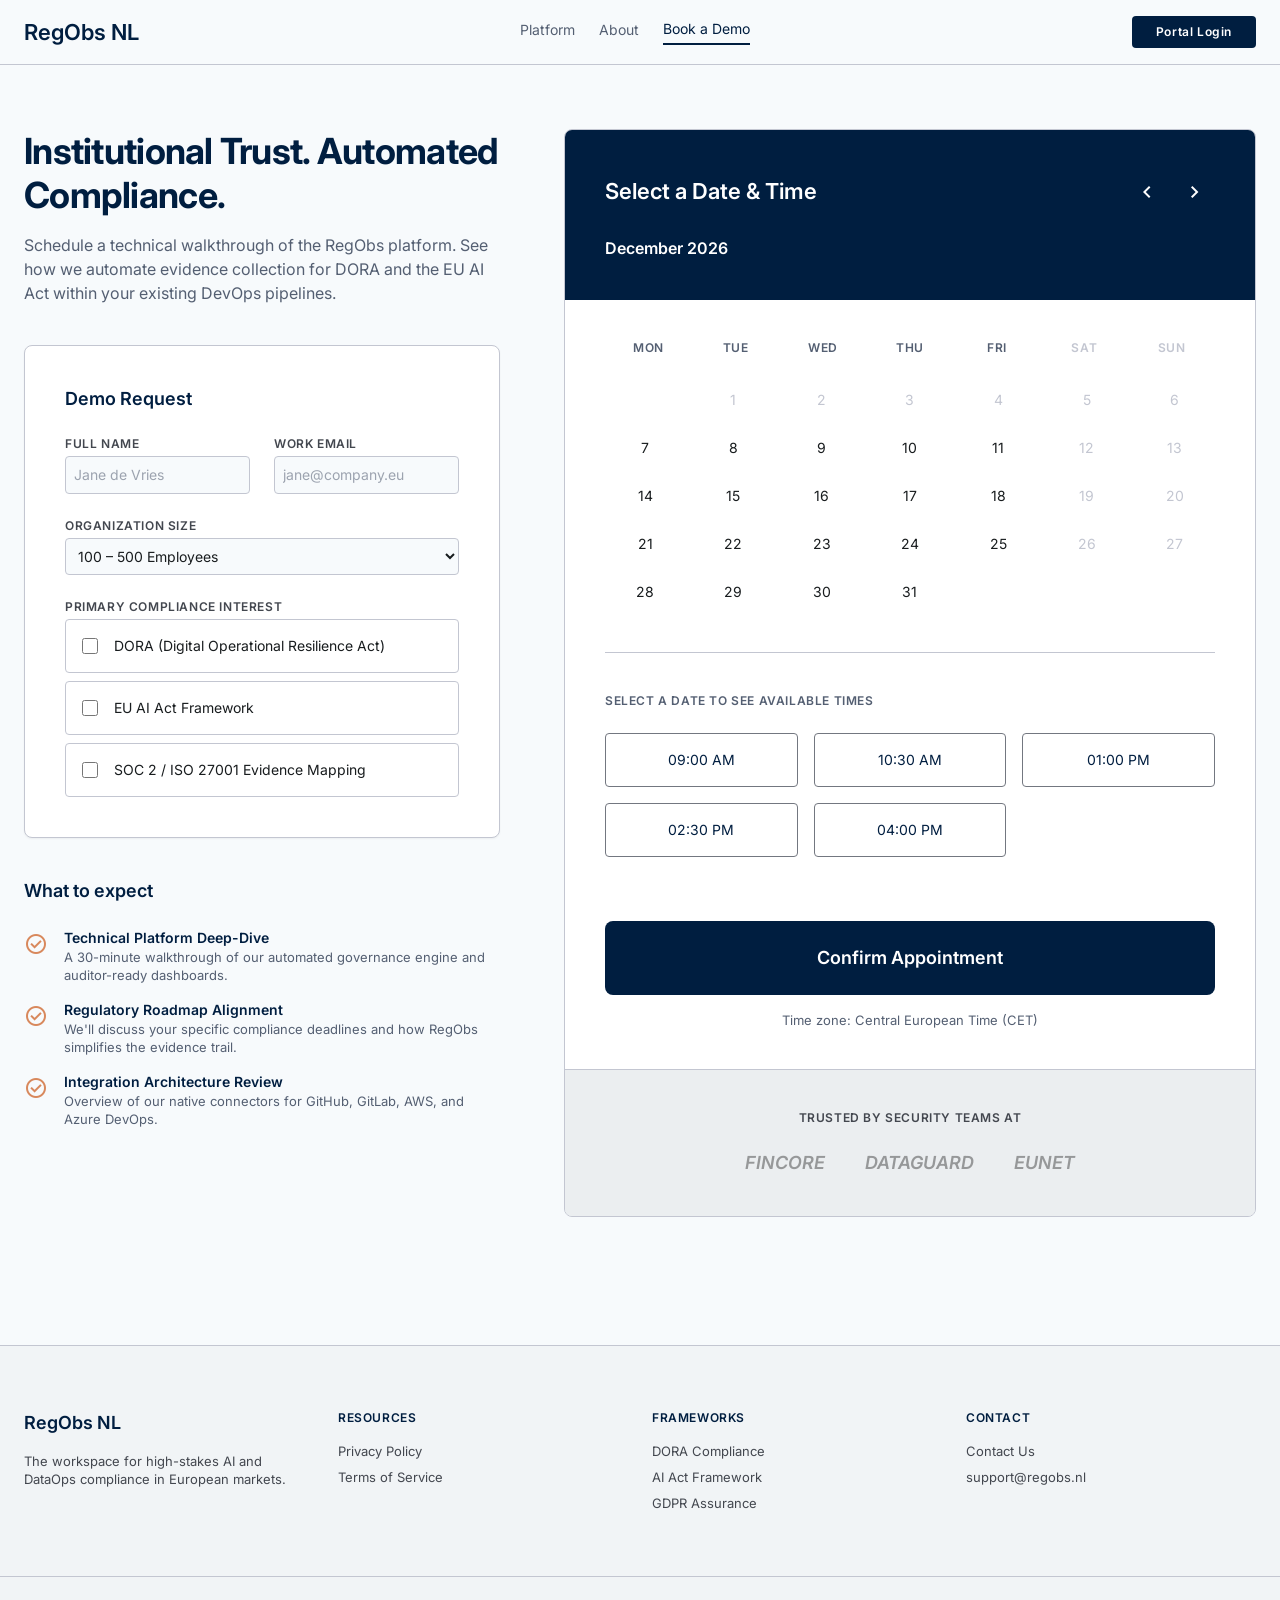
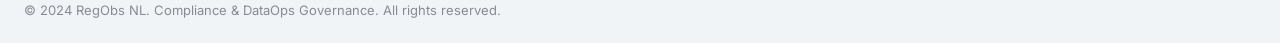
<file: demo.html>
<!DOCTYPE html>
<html lang="en">
<head>
  <meta charset="UTF-8" />
  <meta name="viewport" content="width=device-width, initial-scale=1.0" />
  <meta name="description" content="Book a technical demo of the RegObs NL compliance platform. Schedule a walkthrough of automated DORA and EU AI Act evidence collection." />
  <title>Book a Demo – RegObs NL</title>
  <link rel="icon" type="image/png" href="/logo.png" />
  <script type="module" crossorigin src="/assets/demo-C8WB-gw0.js"></script>
  <link rel="modulepreload" crossorigin href="/assets/main-BaqBpeVd.js">
  <link rel="modulepreload" crossorigin href="/assets/forms-DpJ8asgC.js">
  <link rel="stylesheet" crossorigin href="/assets/main-Bbko1ac9.css">
</head>
<body class="bg-background text-on-surface antialiased">

  <!-- ── Header ─────────────────────────────────────────────────────────────── -->
  <header class="bg-surface sticky top-0 z-50 border-b border-outline-variant">
    <div class="flex justify-between items-center h-16 px-md max-w-[1440px] mx-auto w-full">

      <a href="index.html" class="text-headline-md font-semibold text-primary">RegObs NL</a>

      <!-- Desktop nav – "Book a Demo" is active on this page -->
      <nav class="hidden md:flex items-center gap-md">
        <a data-nav href="index.html"   class="text-body-md text-secondary hover:text-primary transition-colors pb-1">Platform</a>
        <a data-nav href="about.html"   class="text-body-md text-secondary hover:text-primary transition-colors pb-1">About</a>
        <a data-nav href="demo.html"    class="text-body-md text-primary border-b-2 border-primary pb-1">Book a Demo</a>
      </nav>

      <div class="flex items-center gap-md">
        <button class="bg-primary text-on-primary px-md py-xs rounded-lg text-label-md hover:opacity-90 transition-opacity">
          Portal Login
        </button>
        <button id="hamburger" aria-label="Toggle menu" aria-expanded="false"
          class="md:hidden flex items-center p-xs rounded hover:bg-surface-container transition-colors">
          <span class="icon-open"><span class="material-symbols-outlined">menu</span></span>
          <span class="icon-close hidden"><span class="material-symbols-outlined">close</span></span>
        </button>
      </div>
    </div>

    <!-- Mobile menu -->
    <div id="mobile-menu" class="md:hidden border-t border-outline-variant bg-surface">
      <nav class="flex flex-col px-md py-sm gap-xs">
        <a href="index.html"   class="text-body-md text-on-surface py-xs hover:text-primary transition-colors">Platform</a>
        <a href="about.html"   class="text-body-md text-on-surface py-xs hover:text-primary transition-colors">About</a>
        <a href="contact.html" class="text-body-md text-on-surface py-xs hover:text-primary transition-colors">Contact</a>
        <a href="demo.html"    class="mt-xs bg-primary text-on-primary text-center px-md py-xs rounded text-label-md hover:opacity-90 transition-opacity">Book a Demo</a>
      </nav>
    </div>
  </header>

  <main class="max-w-[1440px] mx-auto px-md py-xl">
    <div class="grid grid-cols-1 lg:grid-cols-12 gap-xl">

      <!-- ── Left column ──────────────────────────────────────────────────────── -->
      <div class="lg:col-span-5 space-y-lg">

        <section class="reveal">
          <h1 class="text-display-lg font-display-lg text-primary mb-sm">Institutional Trust. Automated Compliance.</h1>
          <p class="text-body-lg text-secondary max-w-lg">
            Schedule a technical walkthrough of the RegObs platform. See how we automate evidence collection for DORA and the EU AI Act within your existing DevOps pipelines.
          </p>
        </section>

        <!-- Demo request form -->
        <div class="bg-surface-container-lowest border border-outline-variant p-lg rounded-xl shadow-sm reveal">
          <h2 class="text-headline-sm font-headline-sm text-primary mb-md">Demo Request</h2>
          <form id="demo-form" class="space-y-md" novalidate>
            <div class="grid grid-cols-2 gap-md">
              <div class="space-y-base">
                <label for="demo-name" class="text-label-md text-on-surface-variant block">FULL NAME</label>
                <input id="demo-name" type="text" autocomplete="name"
                  class="w-full bg-surface border border-outline-variant rounded-lg px-xs py-xs text-body-md focus:ring-2 focus:ring-primary focus:border-primary outline-none transition-all"
                  placeholder="Jane de Vries" />
              </div>
              <div class="space-y-base">
                <label for="demo-email" class="text-label-md text-on-surface-variant block">WORK EMAIL</label>
                <input id="demo-email" type="email" autocomplete="email"
                  class="w-full bg-surface border border-outline-variant rounded-lg px-xs py-xs text-body-md focus:ring-2 focus:ring-primary focus:border-primary outline-none transition-all"
                  placeholder="jane@company.eu" />
              </div>
            </div>

            <div class="space-y-base">
              <label for="demo-org-size" class="text-label-md text-on-surface-variant block">ORGANIZATION SIZE</label>
              <select id="demo-org-size"
                class="w-full bg-surface border border-outline-variant rounded-lg px-xs py-xs text-body-md focus:ring-2 focus:ring-primary focus:border-primary outline-none transition-all">
                <option>100 – 500 Employees</option>
                <option>501 – 2,500 Employees</option>
                <option>2,501 – 10,000 Employees</option>
                <option>10,000+ Employees (Global Enterprise)</option>
              </select>
            </div>

            <div class="space-y-base">
              <label class="text-label-md text-on-surface-variant block">PRIMARY COMPLIANCE INTEREST</label>
              <div class="grid grid-cols-1 gap-xs mt-xs">
                <label class="flex items-center gap-sm p-sm border border-outline-variant rounded-lg cursor-pointer hover:bg-surface-container-low transition-colors">
                  <input type="checkbox" class="w-4 h-4 rounded border-2 border-outline text-primary focus:ring-primary accent-primary" />
                  <span class="text-body-md">DORA (Digital Operational Resilience Act)</span>
                </label>
                <label class="flex items-center gap-sm p-sm border border-outline-variant rounded-lg cursor-pointer hover:bg-surface-container-low transition-colors">
                  <input type="checkbox" class="w-4 h-4 rounded border-2 border-outline text-primary focus:ring-primary accent-primary" />
                  <span class="text-body-md">EU AI Act Framework</span>
                </label>
                <label class="flex items-center gap-sm p-sm border border-outline-variant rounded-lg cursor-pointer hover:bg-surface-container-low transition-colors">
                  <input type="checkbox" class="w-4 h-4 rounded border-2 border-outline text-primary focus:ring-primary accent-primary" />
                  <span class="text-body-md">SOC 2 / ISO 27001 Evidence Mapping</span>
                </label>
              </div>
            </div>
          </form>
        </div>

        <!-- What to expect -->
        <div class="space-y-md reveal">
          <h3 class="text-headline-sm font-headline-sm text-primary">What to expect</h3>
          <ul class="space-y-sm">
            <li class="flex gap-sm items-start">
              <span class="material-symbols-outlined text-on-tertiary-container mt-1">check_circle</span>
              <div>
                <p class="text-body-md font-semibold text-primary">Technical Platform Deep-Dive</p>
                <p class="text-body-sm text-secondary">A 30-minute walkthrough of our automated governance engine and auditor-ready dashboards.</p>
              </div>
            </li>
            <li class="flex gap-sm items-start">
              <span class="material-symbols-outlined text-on-tertiary-container mt-1">check_circle</span>
              <div>
                <p class="text-body-md font-semibold text-primary">Regulatory Roadmap Alignment</p>
                <p class="text-body-sm text-secondary">We'll discuss your specific compliance deadlines and how RegObs simplifies the evidence trail.</p>
              </div>
            </li>
            <li class="flex gap-sm items-start">
              <span class="material-symbols-outlined text-on-tertiary-container mt-1">check_circle</span>
              <div>
                <p class="text-body-md font-semibold text-primary">Integration Architecture Review</p>
                <p class="text-body-sm text-secondary">Overview of our native connectors for GitHub, GitLab, AWS, and Azure DevOps.</p>
              </div>
            </li>
          </ul>
        </div>

      </div>

      <!-- ── Right column: calendar ────────────────────────────────────────────── -->
      <div class="lg:col-span-7">
        <div id="calendar-card" class="bg-surface-container-low border border-outline-variant rounded-xl overflow-hidden sticky top-[80px] reveal">

          <!-- Calendar header -->
          <div class="bg-primary p-lg text-on-primary">
            <div class="flex justify-between items-center mb-md">
              <div class="text-headline-md font-headline-md">Select a Date &amp; Time</div>
              <div class="flex gap-xs">
                <button id="cal-prev" aria-label="Previous month"
                  class="p-xs hover:bg-primary-container rounded-lg transition-colors">
                  <span class="material-symbols-outlined">chevron_left</span>
                </button>
                <button id="cal-next" aria-label="Next month"
                  class="p-xs hover:bg-primary-container rounded-lg transition-colors">
                  <span class="material-symbols-outlined">chevron_right</span>
                </button>
              </div>
            </div>
            <div id="cal-month-label" class="text-body-lg font-semibold"></div>
          </div>

          <!-- Calendar grid -->
          <div class="p-lg bg-surface-container-lowest">
            <!-- Day-of-week header -->
            <div class="grid grid-cols-7 text-center text-label-md text-secondary mb-md">
              <div>MON</div><div>TUE</div><div>WED</div><div>THU</div><div>FRI</div>
              <div class="text-outline-variant">SAT</div><div class="text-outline-variant">SUN</div>
            </div>
            <!-- Day cells injected by calendar.js -->
            <div id="cal-grid" class="grid grid-cols-7 gap-xs mb-lg"></div>

            <!-- Time slots -->
            <div id="time-slots-section" class="space-y-md border-t border-outline-variant pt-lg">
              <h4 id="time-slots-label" class="text-label-md text-secondary uppercase tracking-wider">
                Select a date to see available times
              </h4>
              <div id="time-slots-container" class="grid grid-cols-2 sm:grid-cols-3 gap-sm"></div>
            </div>

            <!-- Confirm -->
            <div class="mt-xl">
              <button id="confirm-appointment"
                class="w-full bg-primary text-on-primary py-md rounded-xl text-headline-sm font-semibold hover:opacity-90 transition-opacity">
                Confirm Appointment
              </button>
              <p class="text-center text-body-sm text-secondary mt-sm">Time zone: Central European Time (CET)</p>
            </div>
          </div>

          <!-- Trust signals -->
          <div class="p-lg bg-surface-container border-t border-outline-variant">
            <div class="flex flex-col items-center gap-md">
              <p class="text-label-md text-on-surface-variant uppercase">Trusted by security teams at</p>
              <div class="flex flex-wrap justify-center gap-lg opacity-40 grayscale">
                <span class="text-headline-sm text-primary italic">FINCORE</span>
                <span class="text-headline-sm text-primary italic">DATAGUARD</span>
                <span class="text-headline-sm text-primary italic">EUNET</span>
              </div>
            </div>
          </div>

        </div>
      </div>

    </div>
  </main>

  <!-- ── Footer ─────────────────────────────────────────────────────────────── -->
  <footer class="bg-surface-container-low border-t border-outline-variant mt-xl">
    <div class="grid grid-cols-1 md:grid-cols-4 gap-md py-xl px-md max-w-[1440px] mx-auto w-full">
      <div class="space-y-sm">
        <div class="text-headline-sm font-semibold text-primary">RegObs NL</div>
        <p class="text-body-sm text-on-surface-variant">The workspace for high-stakes AI and DataOps compliance in European markets.</p>
      </div>
      <div class="space-y-xs">
        <p class="text-label-md text-primary mb-sm">RESOURCES</p>
        <a class="block text-body-sm text-on-surface-variant hover:text-primary transition-colors" href="privacy-policy.html">Privacy Policy</a>
        <a class="block text-body-sm text-on-surface-variant hover:text-primary transition-colors" href="#">Terms of Service</a>
      </div>
      <div class="space-y-xs">
        <p class="text-label-md text-primary mb-sm">FRAMEWORKS</p>
        <a class="block text-body-sm text-on-surface-variant hover:text-primary transition-colors" href="#">DORA Compliance</a>
        <a class="block text-body-sm text-on-surface-variant hover:text-primary transition-colors" href="#">AI Act Framework</a>
        <a class="block text-body-sm text-on-surface-variant hover:text-primary transition-colors" href="#">GDPR Assurance</a>
      </div>
      <div class="space-y-xs">
        <p class="text-label-md text-primary mb-sm">CONTACT</p>
        <a class="block text-body-sm text-on-surface-variant hover:text-primary transition-colors" href="contact.html">Contact Us</a>
        <p class="text-body-sm text-on-surface-variant">support@regobs.nl</p>
      </div>
    </div>
    <div class="max-w-[1440px] mx-auto px-md py-md border-t border-outline-variant">
      <p class="text-body-sm text-on-surface-variant text-center md:text-left opacity-60">© 2024 RegObs NL. Compliance &amp; DataOps Governance. All rights reserved.</p>
    </div>
  </footer>

</body>
</html>
</file>
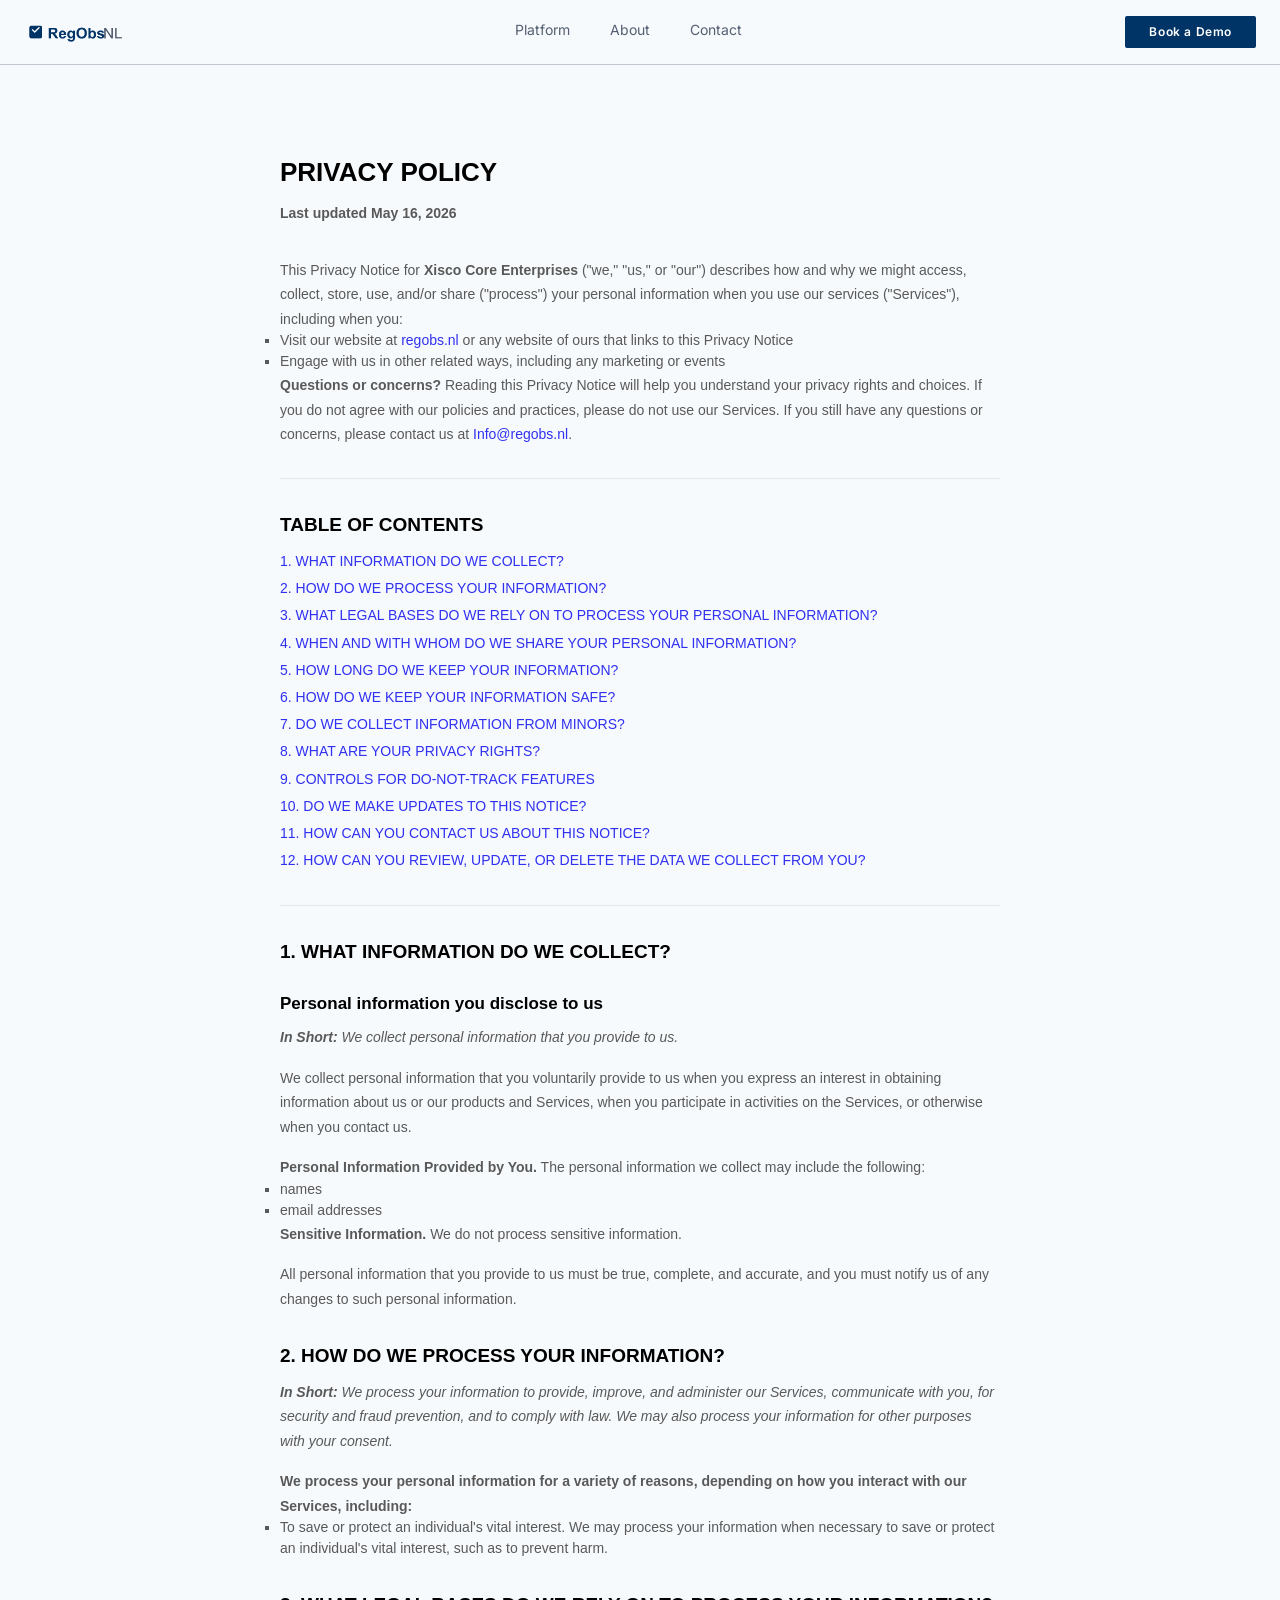
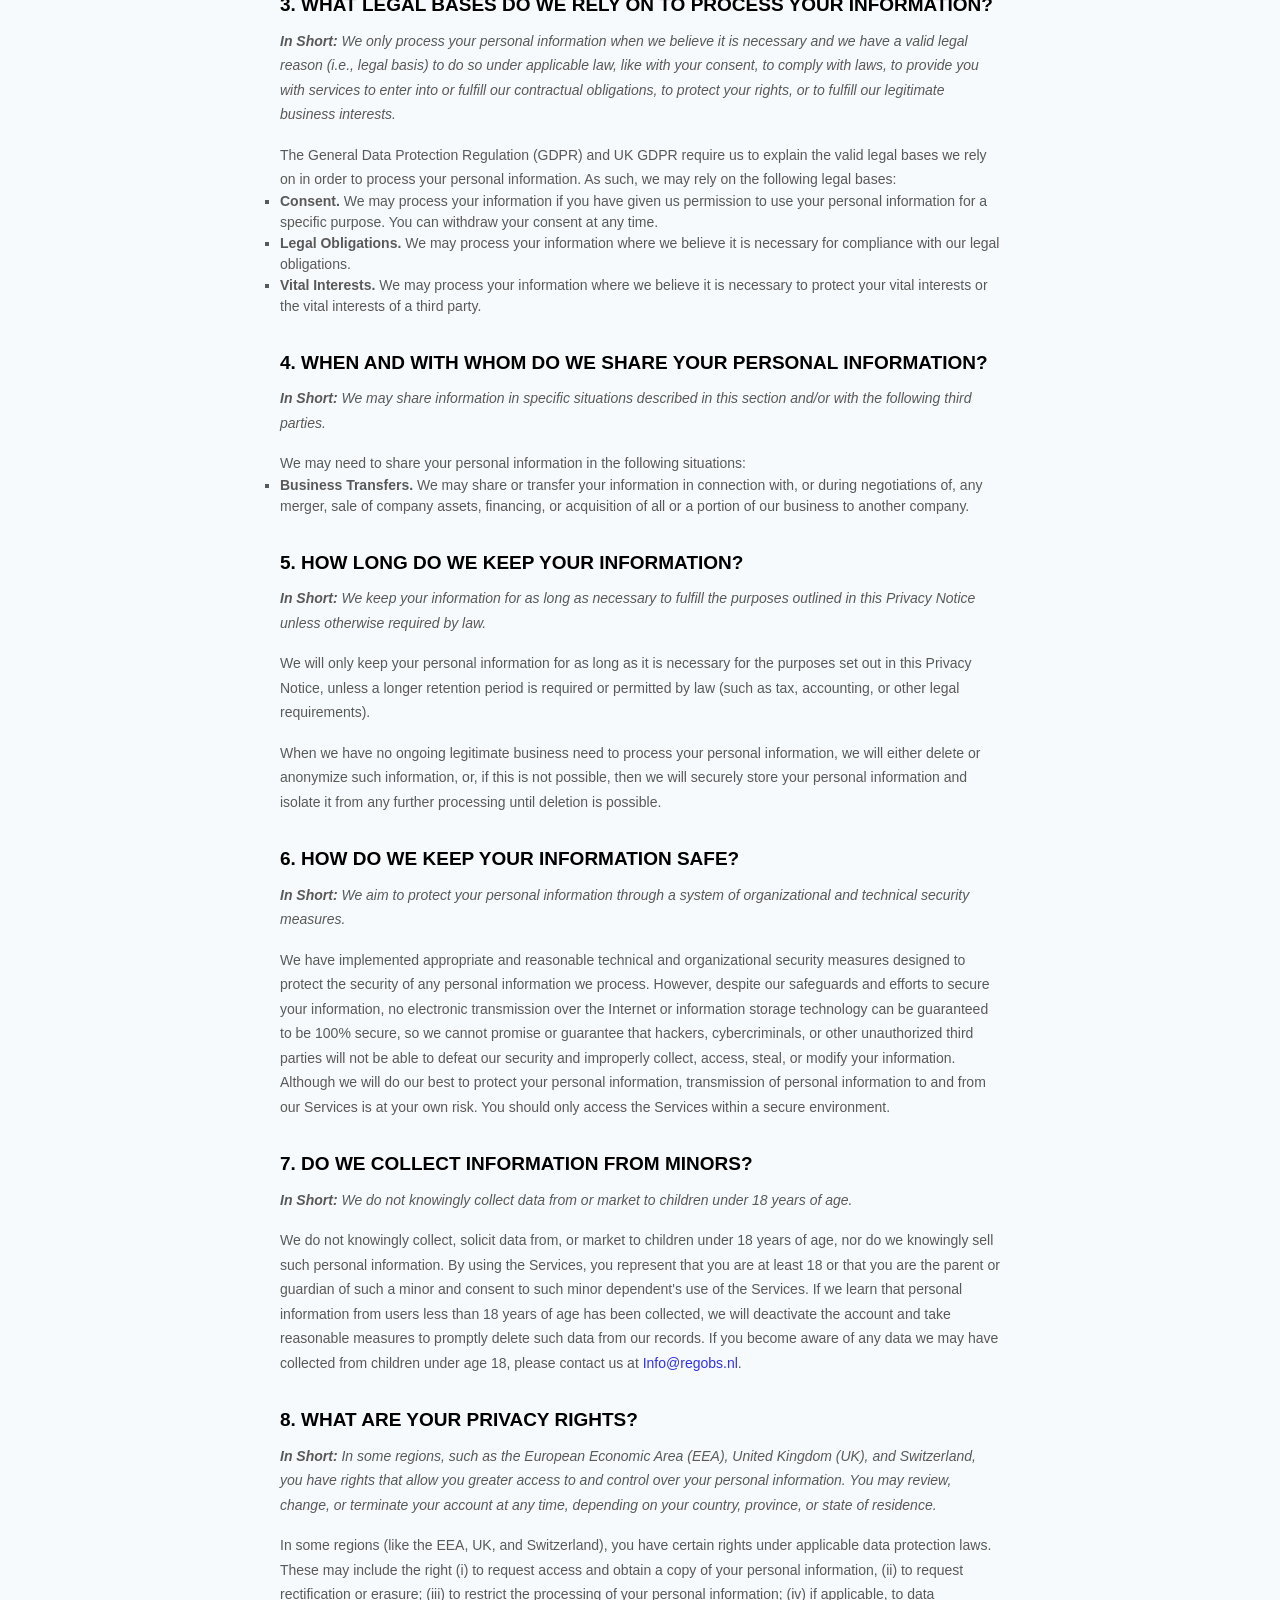
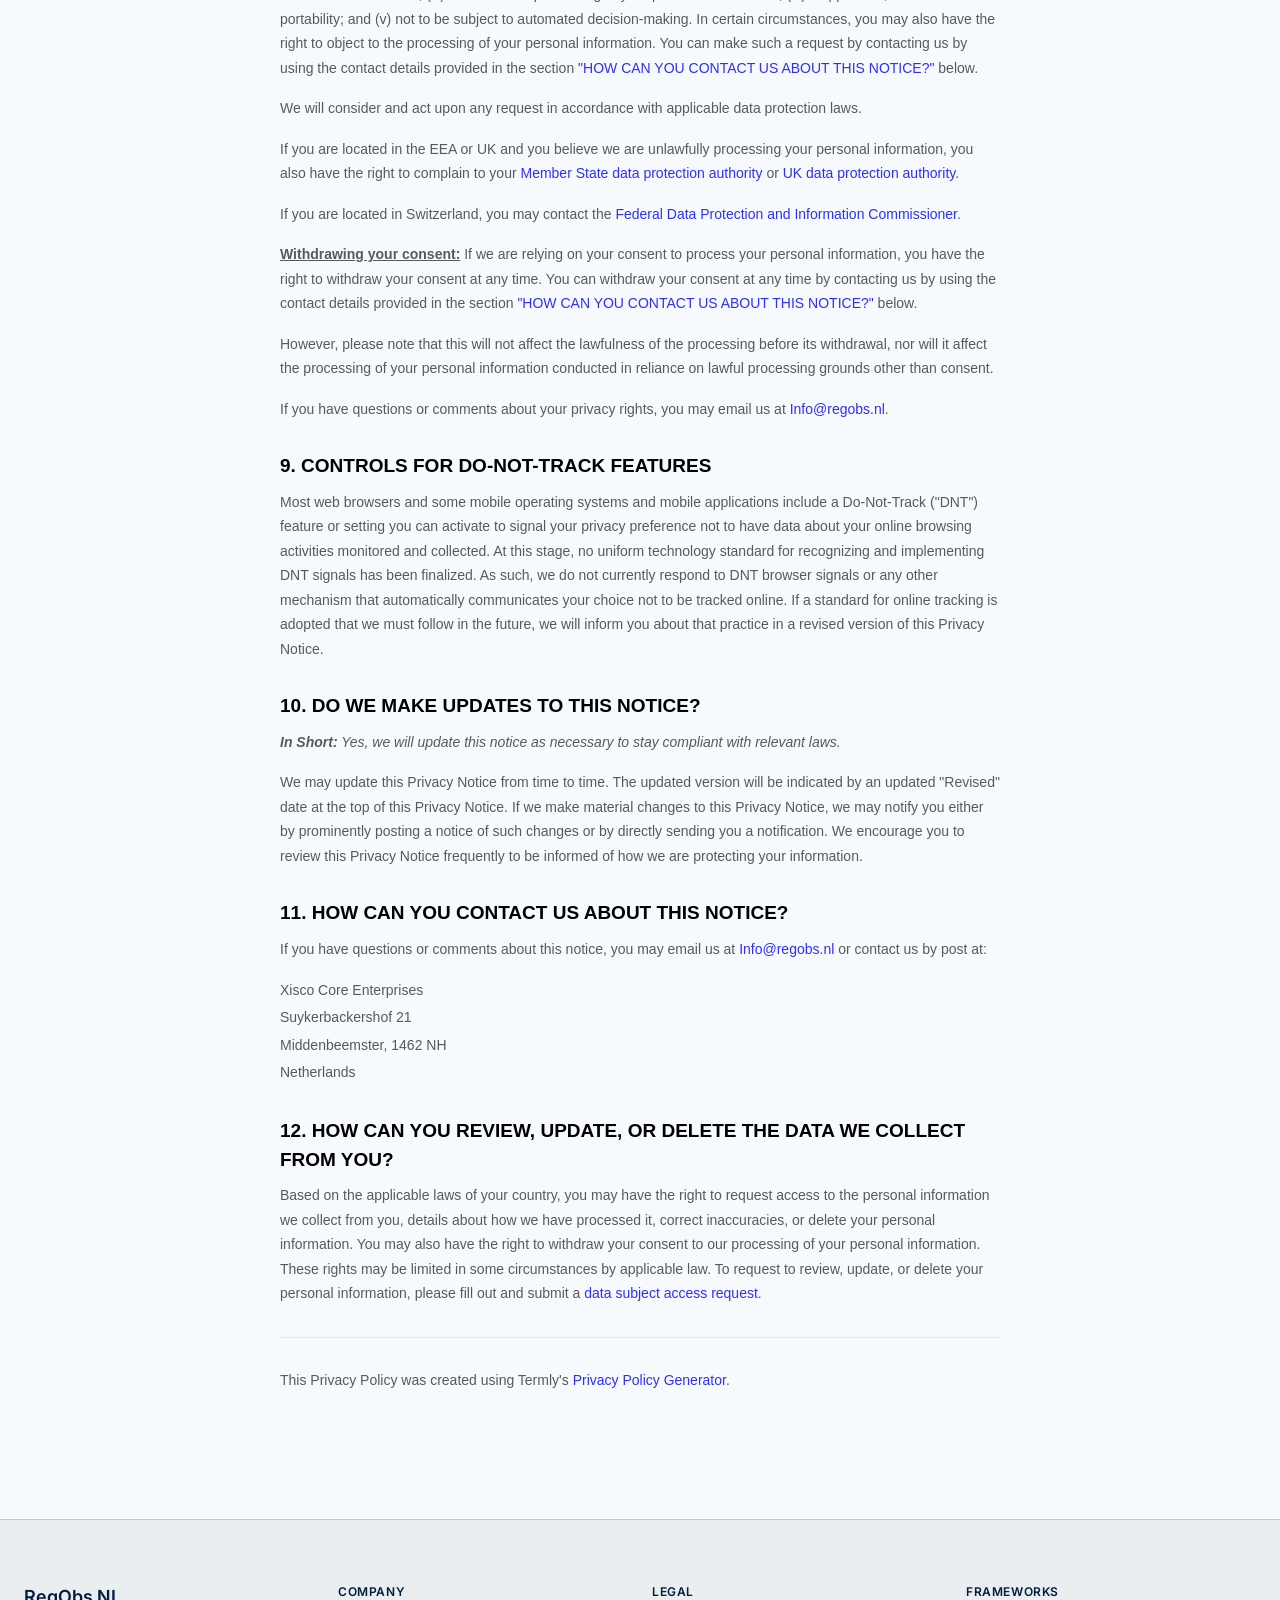
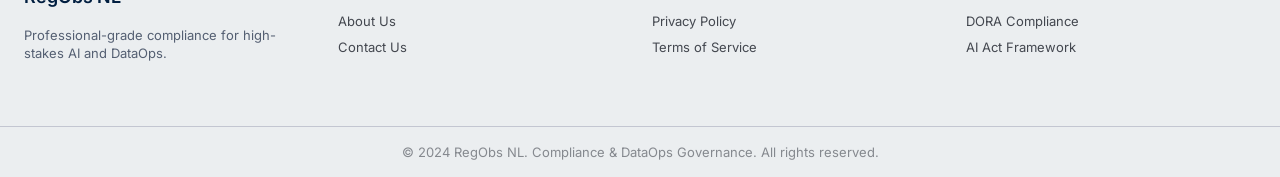
<file: privacy-policy.html>
<!DOCTYPE html>
<html lang="en">
<head>
  <meta charset="UTF-8" />
  <meta name="viewport" content="width=device-width, initial-scale=1.0" />
  <meta name="description" content="Privacy Policy for RegObs NL – how we collect, use, and protect your personal information." />
  <title>Privacy Policy – RegObs NL</title>
  <link rel="icon" type="image/png" href="/logo.png" />

  <!-- Termly policy styles (scoped to data-custom-class attributes) -->
  <style>
    [data-custom-class='body'], [data-custom-class='body'] * { background: transparent !important; }
    [data-custom-class='title'], [data-custom-class='title'] * { font-family: Arial !important; font-size: 26px !important; color: #000000 !important; }
    [data-custom-class='subtitle'], [data-custom-class='subtitle'] * { font-family: Arial !important; color: #595959 !important; font-size: 14px !important; }
    [data-custom-class='heading_1'], [data-custom-class='heading_1'] * { font-family: Arial !important; font-size: 19px !important; color: #000000 !important; }
    [data-custom-class='heading_2'], [data-custom-class='heading_2'] * { font-family: Arial !important; font-size: 17px !important; color: #000000 !important; }
    [data-custom-class='body_text'], [data-custom-class='body_text'] * { color: #595959 !important; font-size: 14px !important; font-family: Arial !important; }
    [data-custom-class='link'], [data-custom-class='link'] * { color: #3030F1 !important; font-size: 14px !important; font-family: Arial !important; word-break: break-word !important; }
    .policy-content ul { list-style-type: square; }
    .policy-content ul > li > ul { list-style-type: circle; }
    .policy-content ul > li > ul > li > ul { list-style-type: square; }
    .policy-content ol li { font-family: Arial; }
    .policy-content h1, .policy-content h2, .policy-content h3 { margin-top: 1.5rem; margin-bottom: 0.5rem; }
  </style>
  <script type="module" crossorigin src="/assets/main-BaqBpeVd.js"></script>
  <link rel="stylesheet" crossorigin href="/assets/main-Bbko1ac9.css">
</head>
<body class="bg-background text-on-surface antialiased">

  <!-- ── Header ─────────────────────────────────────────────────────────────── -->
  <header class="bg-surface sticky top-0 z-50 border-b border-outline-variant">
    <div class="flex justify-between items-center h-16 px-md max-w-[1440px] mx-auto w-full">

      <a href="index.html" class="flex items-center gap-xs flex-shrink-0">
        <img src="/logo.png" alt="RegObs NL" class="h-8 w-auto" />
      </a>

      <nav class="hidden md:flex items-center gap-lg">
        <a data-nav href="index.html"   class="text-body-md text-secondary hover:text-primary transition-colors duration-200 pb-1">Platform</a>
        <a data-nav href="about.html"   class="text-body-md text-secondary hover:text-primary transition-colors duration-200 pb-1">About</a>
        <a data-nav href="contact.html" class="text-body-md text-secondary hover:text-primary transition-colors duration-200 pb-1">Contact</a>
      </nav>

      <div class="flex items-center gap-md">
        <a href="demo.html" class="bg-primary-container text-white px-md py-xs rounded text-label-md hover:opacity-90 transition-opacity">
          Book a Demo
        </a>
        <button id="hamburger" aria-label="Toggle menu" aria-expanded="false"
          class="md:hidden flex items-center p-xs rounded hover:bg-surface-container transition-colors">
          <span class="icon-open"><span class="material-symbols-outlined">menu</span></span>
          <span class="icon-close hidden"><span class="material-symbols-outlined">close</span></span>
        </button>
      </div>
    </div>

    <!-- Mobile menu -->
    <div id="mobile-menu" class="md:hidden border-t border-outline-variant bg-surface">
      <nav class="flex flex-col px-md py-sm gap-xs">
        <a href="index.html"   class="text-body-md text-on-surface py-xs hover:text-primary transition-colors">Platform</a>
        <a href="about.html"   class="text-body-md text-on-surface py-xs hover:text-primary transition-colors">About</a>
        <a href="contact.html" class="text-body-md text-on-surface py-xs hover:text-primary transition-colors">Contact</a>
        <a href="demo.html"    class="mt-xs bg-primary text-on-primary text-center px-md py-xs rounded text-label-md hover:opacity-90 transition-opacity">Book a Demo</a>
      </nav>
    </div>
  </header>

  <!-- ── Content ────────────────────────────────────────────────────────────── -->
  <main class="max-w-3xl mx-auto px-md py-xl">
    <div class="policy-content" data-custom-class="body">

      <div><strong><span style="font-size:26px;"><span data-custom-class="title"><h1>PRIVACY POLICY</h1></span></span></strong></div>
      <div><span style="color:rgb(127,127,127);"><strong><span style="font-size:15px;"><span data-custom-class="subtitle">Last updated May 16, 2026</span></span></strong></span></div>

      <div style="line-height:1.5;margin-top:2rem;"><span style="color:rgb(89,89,89);font-size:15px;"><span data-custom-class="body_text">This Privacy Notice for <strong>Xisco Core Enterprises</strong> ("we," "us," or "our") describes how and why we might access, collect, store, use, and/or share ("process") your personal information when you use our services ("Services"), including when you:</span></span></div>
      <ul>
        <li data-custom-class="body_text" style="line-height:1.5;"><span style="font-size:15px;color:rgb(89,89,89);"><span data-custom-class="body_text">Visit our website at <a href="https://regobs.nl" style="color:rgb(0,58,250);" data-custom-class="link">regobs.nl</a> or any website of ours that links to this Privacy Notice</span></span></li>
        <li data-custom-class="body_text" style="line-height:1.5;"><span style="font-size:15px;color:rgb(89,89,89);"><span data-custom-class="body_text">Engage with us in other related ways, including any marketing or events</span></span></li>
      </ul>

      <div style="line-height:1.5;"><span style="font-size:15px;color:rgb(89,89,89);"><span data-custom-class="body_text"><strong>Questions or concerns?</strong> Reading this Privacy Notice will help you understand your privacy rights and choices. If you do not agree with our policies and practices, please do not use our Services. If you still have any questions or concerns, please contact us at <a href="mailto:Info@regobs.nl" data-custom-class="link">Info@regobs.nl</a>.</span></span></div>

      <hr style="margin:2rem 0;" />

      <div id="toc" style="line-height:1.5;"><strong><span style="font-size:15px;"><span data-custom-class="heading_1"><h2>TABLE OF CONTENTS</h2></span></span></strong></div>
      <div style="line-height:1.8;font-size:15px;">
        <a data-custom-class="link" href="#infocollect" style="color:rgb(0,58,250);">1. WHAT INFORMATION DO WE COLLECT?</a><br/>
        <a data-custom-class="link" href="#infouse" style="color:rgb(0,58,250);">2. HOW DO WE PROCESS YOUR INFORMATION?</a><br/>
        <a data-custom-class="link" href="#legalbases" style="color:rgb(0,58,250);">3. WHAT LEGAL BASES DO WE RELY ON TO PROCESS YOUR PERSONAL INFORMATION?</a><br/>
        <a data-custom-class="link" href="#whoshare" style="color:rgb(0,58,250);">4. WHEN AND WITH WHOM DO WE SHARE YOUR PERSONAL INFORMATION?</a><br/>
        <a data-custom-class="link" href="#inforetain" style="color:rgb(0,58,250);">5. HOW LONG DO WE KEEP YOUR INFORMATION?</a><br/>
        <a data-custom-class="link" href="#infosafe" style="color:rgb(0,58,250);">6. HOW DO WE KEEP YOUR INFORMATION SAFE?</a><br/>
        <a data-custom-class="link" href="#infominors" style="color:rgb(0,58,250);">7. DO WE COLLECT INFORMATION FROM MINORS?</a><br/>
        <a data-custom-class="link" href="#privacyrights" style="color:rgb(0,58,250);">8. WHAT ARE YOUR PRIVACY RIGHTS?</a><br/>
        <a data-custom-class="link" href="#DNT" style="color:rgb(0,58,250);">9. CONTROLS FOR DO-NOT-TRACK FEATURES</a><br/>
        <a data-custom-class="link" href="#policyupdates" style="color:rgb(0,58,250);">10. DO WE MAKE UPDATES TO THIS NOTICE?</a><br/>
        <a data-custom-class="link" href="#contact" style="color:rgb(0,58,250);">11. HOW CAN YOU CONTACT US ABOUT THIS NOTICE?</a><br/>
        <a data-custom-class="link" href="#request" style="color:rgb(0,58,250);">12. HOW CAN YOU REVIEW, UPDATE, OR DELETE THE DATA WE COLLECT FROM YOU?</a>
      </div>

      <hr style="margin:2rem 0;" />

      <!-- Section 1 -->
      <div id="infocollect" style="line-height:1.5;"><strong><span style="font-size:15px;"><span data-custom-class="heading_1"><h2>1. WHAT INFORMATION DO WE COLLECT?</h2></span></span></strong></div>
      <div style="line-height:1.5;"><span style="font-size:15px;"><span data-custom-class="heading_2"><strong><h3>Personal information you disclose to us</h3></strong></span></span></div>
      <div style="line-height:1.5;"><span style="font-size:15px;color:rgb(89,89,89);"><span data-custom-class="body_text"><strong><em>In Short:</em></strong><em> We collect personal information that you provide to us.</em></span></span></div>
      <div style="line-height:1.5;margin-top:1rem;"><span style="font-size:15px;color:rgb(89,89,89);"><span data-custom-class="body_text">We collect personal information that you voluntarily provide to us when you express an interest in obtaining information about us or our products and Services, when you participate in activities on the Services, or otherwise when you contact us.</span></span></div>
      <div style="line-height:1.5;margin-top:1rem;"><span style="font-size:15px;color:rgb(89,89,89);"><span data-custom-class="body_text"><strong>Personal Information Provided by You.</strong> The personal information we collect may include the following:</span></span></div>
      <ul>
        <li data-custom-class="body_text" style="line-height:1.5;"><span style="font-size:15px;color:rgb(89,89,89);">names</span></li>
        <li data-custom-class="body_text" style="line-height:1.5;"><span style="font-size:15px;color:rgb(89,89,89);">email addresses</span></li>
      </ul>
      <div style="line-height:1.5;"><span style="font-size:15px;"><span data-custom-class="body_text"><strong>Sensitive Information.</strong> We do not process sensitive information.</span></span></div>
      <div style="line-height:1.5;margin-top:1rem;"><span style="font-size:15px;color:rgb(89,89,89);"><span data-custom-class="body_text">All personal information that you provide to us must be true, complete, and accurate, and you must notify us of any changes to such personal information.</span></span></div>

      <!-- Section 2 -->
      <div id="infouse" style="line-height:1.5;margin-top:2rem;"><strong><span style="font-size:15px;"><span data-custom-class="heading_1"><h2>2. HOW DO WE PROCESS YOUR INFORMATION?</h2></span></span></strong></div>
      <div style="line-height:1.5;"><span style="font-size:15px;color:rgb(89,89,89);"><span data-custom-class="body_text"><strong><em>In Short:</em></strong><em> We process your information to provide, improve, and administer our Services, communicate with you, for security and fraud prevention, and to comply with law. We may also process your information for other purposes with your consent.</em></span></span></div>
      <div style="line-height:1.5;margin-top:1rem;"><span style="font-size:15px;color:rgb(89,89,89);"><span data-custom-class="body_text"><strong>We process your personal information for a variety of reasons, depending on how you interact with our Services, including:</strong></span></span></div>
      <ul>
        <li data-custom-class="body_text" style="line-height:1.5;"><span style="font-size:15px;color:rgb(89,89,89);">To save or protect an individual's vital interest. We may process your information when necessary to save or protect an individual's vital interest, such as to prevent harm.</span></li>
      </ul>

      <!-- Section 3 -->
      <div id="legalbases" style="line-height:1.5;margin-top:2rem;"><strong><span style="font-size:15px;"><span data-custom-class="heading_1"><h2>3. WHAT LEGAL BASES DO WE RELY ON TO PROCESS YOUR INFORMATION?</h2></span></span></strong></div>
      <div style="line-height:1.5;"><span style="font-size:15px;color:rgb(89,89,89);"><span data-custom-class="body_text"><strong><em>In Short:</em></strong><em> We only process your personal information when we believe it is necessary and we have a valid legal reason (i.e., legal basis) to do so under applicable law, like with your consent, to comply with laws, to provide you with services to enter into or fulfill our contractual obligations, to protect your rights, or to fulfill our legitimate business interests.</em></span></span></div>
      <div style="line-height:1.5;margin-top:1rem;"><span style="font-size:15px;color:rgb(89,89,89);"><span data-custom-class="body_text">The General Data Protection Regulation (GDPR) and UK GDPR require us to explain the valid legal bases we rely on in order to process your personal information. As such, we may rely on the following legal bases:</span></span></div>
      <ul>
        <li data-custom-class="body_text" style="line-height:1.5;"><span style="font-size:15px;color:rgb(89,89,89);"><strong>Consent.</strong> We may process your information if you have given us permission to use your personal information for a specific purpose. You can withdraw your consent at any time.</span></li>
        <li data-custom-class="body_text" style="line-height:1.5;"><span style="font-size:15px;color:rgb(89,89,89);"><strong>Legal Obligations.</strong> We may process your information where we believe it is necessary for compliance with our legal obligations.</span></li>
        <li data-custom-class="body_text" style="line-height:1.5;"><span style="font-size:15px;color:rgb(89,89,89);"><strong>Vital Interests.</strong> We may process your information where we believe it is necessary to protect your vital interests or the vital interests of a third party.</span></li>
      </ul>

      <!-- Section 4 -->
      <div id="whoshare" style="line-height:1.5;margin-top:2rem;"><strong><span style="font-size:15px;"><span data-custom-class="heading_1"><h2>4. WHEN AND WITH WHOM DO WE SHARE YOUR PERSONAL INFORMATION?</h2></span></span></strong></div>
      <div style="line-height:1.5;"><span style="font-size:15px;color:rgb(89,89,89);"><span data-custom-class="body_text"><strong><em>In Short:</em></strong><em> We may share information in specific situations described in this section and/or with the following third parties.</em></span></span></div>
      <div style="line-height:1.5;margin-top:1rem;"><span style="font-size:15px;"><span data-custom-class="body_text">We may need to share your personal information in the following situations:</span></span></div>
      <ul>
        <li data-custom-class="body_text" style="line-height:1.5;"><span style="font-size:15px;color:rgb(89,89,89);"><strong>Business Transfers.</strong> We may share or transfer your information in connection with, or during negotiations of, any merger, sale of company assets, financing, or acquisition of all or a portion of our business to another company.</span></li>
      </ul>

      <!-- Section 5 -->
      <div id="inforetain" style="line-height:1.5;margin-top:2rem;"><strong><span style="font-size:15px;"><span data-custom-class="heading_1"><h2>5. HOW LONG DO WE KEEP YOUR INFORMATION?</h2></span></span></strong></div>
      <div style="line-height:1.5;"><span style="font-size:15px;color:rgb(89,89,89);"><span data-custom-class="body_text"><strong><em>In Short:</em></strong><em> We keep your information for as long as necessary to fulfill the purposes outlined in this Privacy Notice unless otherwise required by law.</em></span></span></div>
      <div style="line-height:1.5;margin-top:1rem;"><span style="font-size:15px;color:rgb(89,89,89);"><span data-custom-class="body_text">We will only keep your personal information for as long as it is necessary for the purposes set out in this Privacy Notice, unless a longer retention period is required or permitted by law (such as tax, accounting, or other legal requirements).</span></span></div>
      <div style="line-height:1.5;margin-top:1rem;"><span style="font-size:15px;color:rgb(89,89,89);"><span data-custom-class="body_text">When we have no ongoing legitimate business need to process your personal information, we will either delete or anonymize such information, or, if this is not possible, then we will securely store your personal information and isolate it from any further processing until deletion is possible.</span></span></div>

      <!-- Section 6 -->
      <div id="infosafe" style="line-height:1.5;margin-top:2rem;"><strong><span style="font-size:15px;"><span data-custom-class="heading_1"><h2>6. HOW DO WE KEEP YOUR INFORMATION SAFE?</h2></span></span></strong></div>
      <div style="line-height:1.5;"><span style="font-size:15px;color:rgb(89,89,89);"><span data-custom-class="body_text"><strong><em>In Short:</em></strong><em> We aim to protect your personal information through a system of organizational and technical security measures.</em></span></span></div>
      <div style="line-height:1.5;margin-top:1rem;"><span style="font-size:15px;color:rgb(89,89,89);"><span data-custom-class="body_text">We have implemented appropriate and reasonable technical and organizational security measures designed to protect the security of any personal information we process. However, despite our safeguards and efforts to secure your information, no electronic transmission over the Internet or information storage technology can be guaranteed to be 100% secure, so we cannot promise or guarantee that hackers, cybercriminals, or other unauthorized third parties will not be able to defeat our security and improperly collect, access, steal, or modify your information. Although we will do our best to protect your personal information, transmission of personal information to and from our Services is at your own risk. You should only access the Services within a secure environment.</span></span></div>

      <!-- Section 7 -->
      <div id="infominors" style="line-height:1.5;margin-top:2rem;"><strong><span style="font-size:15px;"><span data-custom-class="heading_1"><h2>7. DO WE COLLECT INFORMATION FROM MINORS?</h2></span></span></strong></div>
      <div style="line-height:1.5;"><span style="font-size:15px;color:rgb(89,89,89);"><span data-custom-class="body_text"><strong><em>In Short:</em></strong><em> We do not knowingly collect data from or market to children under 18 years of age.</em></span></span></div>
      <div style="line-height:1.5;margin-top:1rem;"><span style="font-size:15px;color:rgb(89,89,89);"><span data-custom-class="body_text">We do not knowingly collect, solicit data from, or market to children under 18 years of age, nor do we knowingly sell such personal information. By using the Services, you represent that you are at least 18 or that you are the parent or guardian of such a minor and consent to such minor dependent's use of the Services. If we learn that personal information from users less than 18 years of age has been collected, we will deactivate the account and take reasonable measures to promptly delete such data from our records. If you become aware of any data we may have collected from children under age 18, please contact us at <a href="mailto:Info@regobs.nl" data-custom-class="link">Info@regobs.nl</a>.</span></span></div>

      <!-- Section 8 -->
      <div id="privacyrights" style="line-height:1.5;margin-top:2rem;"><strong><span style="font-size:15px;"><span data-custom-class="heading_1"><h2>8. WHAT ARE YOUR PRIVACY RIGHTS?</h2></span></span></strong></div>
      <div style="line-height:1.5;"><span style="font-size:15px;color:rgb(89,89,89);"><span data-custom-class="body_text"><strong><em>In Short:</em></strong><em> In some regions, such as the European Economic Area (EEA), United Kingdom (UK), and Switzerland, you have rights that allow you greater access to and control over your personal information. You may review, change, or terminate your account at any time, depending on your country, province, or state of residence.</em></span></span></div>
      <div style="line-height:1.5;margin-top:1rem;"><span style="font-size:15px;color:rgb(89,89,89);"><span data-custom-class="body_text">In some regions (like the EEA, UK, and Switzerland), you have certain rights under applicable data protection laws. These may include the right (i) to request access and obtain a copy of your personal information, (ii) to request rectification or erasure; (iii) to restrict the processing of your personal information; (iv) if applicable, to data portability; and (v) not to be subject to automated decision-making. In certain circumstances, you may also have the right to object to the processing of your personal information. You can make such a request by contacting us by using the contact details provided in the section <a data-custom-class="link" href="#contact" style="color:rgb(0,58,250);">"HOW CAN YOU CONTACT US ABOUT THIS NOTICE?"</a> below.</span></span></div>
      <div style="line-height:1.5;margin-top:1rem;"><span style="font-size:15px;color:rgb(89,89,89);"><span data-custom-class="body_text">We will consider and act upon any request in accordance with applicable data protection laws.</span></span></div>
      <div style="line-height:1.5;margin-top:1rem;"><span style="font-size:15px;color:rgb(89,89,89);"><span data-custom-class="body_text">If you are located in the EEA or UK and you believe we are unlawfully processing your personal information, you also have the right to complain to your <a data-custom-class="link" href="https://ec.europa.eu/justice/data-protection/bodies/authorities/index_en.htm" rel="noopener noreferrer" target="_blank" style="color:rgb(0,58,250);">Member State data protection authority</a> or <a data-custom-class="link" href="https://ico.org.uk/make-a-complaint/data-protection-complaints/data-protection-complaints/" rel="noopener noreferrer" target="_blank" style="color:rgb(0,58,250);">UK data protection authority</a>.</span></span></div>
      <div style="line-height:1.5;margin-top:1rem;"><span style="font-size:15px;color:rgb(89,89,89);"><span data-custom-class="body_text">If you are located in Switzerland, you may contact the <a data-custom-class="link" href="https://www.edoeb.admin.ch/edoeb/en/home.html" rel="noopener noreferrer" target="_blank" style="color:rgb(0,58,250);">Federal Data Protection and Information Commissioner</a>.</span></span></div>
      <div id="withdrawconsent" style="line-height:1.5;margin-top:1rem;"><span style="font-size:15px;color:rgb(89,89,89);"><span data-custom-class="body_text"><strong><u>Withdrawing your consent:</u></strong> If we are relying on your consent to process your personal information, you have the right to withdraw your consent at any time. You can withdraw your consent at any time by contacting us by using the contact details provided in the section <a data-custom-class="link" href="#contact" style="color:rgb(0,58,250);">"HOW CAN YOU CONTACT US ABOUT THIS NOTICE?"</a> below.</span></span></div>
      <div style="line-height:1.5;margin-top:1rem;"><span style="font-size:15px;"><span data-custom-class="body_text">However, please note that this will not affect the lawfulness of the processing before its withdrawal, nor will it affect the processing of your personal information conducted in reliance on lawful processing grounds other than consent.</span></span></div>
      <div style="line-height:1.5;margin-top:1rem;"><span style="font-size:15px;"><span data-custom-class="body_text">If you have questions or comments about your privacy rights, you may email us at <a href="mailto:Info@regobs.nl" data-custom-class="link">Info@regobs.nl</a>.</span></span></div>

      <!-- Section 9 -->
      <div id="DNT" style="line-height:1.5;margin-top:2rem;"><strong><span style="font-size:15px;"><span data-custom-class="heading_1"><h2>9. CONTROLS FOR DO-NOT-TRACK FEATURES</h2></span></span></strong></div>
      <div style="line-height:1.5;"><span style="font-size:15px;color:rgb(89,89,89);"><span data-custom-class="body_text">Most web browsers and some mobile operating systems and mobile applications include a Do-Not-Track ("DNT") feature or setting you can activate to signal your privacy preference not to have data about your online browsing activities monitored and collected. At this stage, no uniform technology standard for recognizing and implementing DNT signals has been finalized. As such, we do not currently respond to DNT browser signals or any other mechanism that automatically communicates your choice not to be tracked online. If a standard for online tracking is adopted that we must follow in the future, we will inform you about that practice in a revised version of this Privacy Notice.</span></span></div>

      <!-- Section 10 -->
      <div id="policyupdates" style="line-height:1.5;margin-top:2rem;"><strong><span style="font-size:15px;"><span data-custom-class="heading_1"><h2>10. DO WE MAKE UPDATES TO THIS NOTICE?</h2></span></span></strong></div>
      <div style="line-height:1.5;"><span style="font-size:15px;color:rgb(89,89,89);"><span data-custom-class="body_text"><strong><em>In Short:</em></strong><em> Yes, we will update this notice as necessary to stay compliant with relevant laws.</em></span></span></div>
      <div style="line-height:1.5;margin-top:1rem;"><span style="font-size:15px;color:rgb(89,89,89);"><span data-custom-class="body_text">We may update this Privacy Notice from time to time. The updated version will be indicated by an updated "Revised" date at the top of this Privacy Notice. If we make material changes to this Privacy Notice, we may notify you either by prominently posting a notice of such changes or by directly sending you a notification. We encourage you to review this Privacy Notice frequently to be informed of how we are protecting your information.</span></span></div>

      <!-- Section 11 -->
      <div id="contact" style="line-height:1.5;margin-top:2rem;"><strong><span style="font-size:15px;"><span data-custom-class="heading_1"><h2>11. HOW CAN YOU CONTACT US ABOUT THIS NOTICE?</h2></span></span></strong></div>
      <div style="line-height:1.5;"><span style="font-size:15px;color:rgb(89,89,89);"><span data-custom-class="body_text">If you have questions or comments about this notice, you may email us at <a href="mailto:Info@regobs.nl" data-custom-class="link">Info@regobs.nl</a> or contact us by post at:</span></span></div>
      <div style="line-height:1.8;margin-top:1rem;font-size:15px;color:rgb(89,89,89);">
        <span data-custom-class="body_text">
          Xisco Core Enterprises<br/>
          Suykerbackershof 21<br/>
          Middenbeemster, 1462 NH<br/>
          Netherlands
        </span>
      </div>

      <!-- Section 12 -->
      <div id="request" style="line-height:1.5;margin-top:2rem;"><strong><span style="font-size:15px;"><span data-custom-class="heading_1"><h2>12. HOW CAN YOU REVIEW, UPDATE, OR DELETE THE DATA WE COLLECT FROM YOU?</h2></span></span></strong></div>
      <div style="line-height:1.5;"><span style="font-size:15px;color:rgb(89,89,89);"><span data-custom-class="body_text">Based on the applicable laws of your country, you may have the right to request access to the personal information we collect from you, details about how we have processed it, correct inaccuracies, or delete your personal information. You may also have the right to withdraw your consent to our processing of your personal information. These rights may be limited in some circumstances by applicable law. To request to review, update, or delete your personal information, please fill out and submit a <a data-custom-class="link" href="https://app.termly.io/dsar/39b31332-6b01-46ce-8d3e-98414b3cd9c4" rel="noopener noreferrer" target="_blank" style="color:rgb(0,58,250);">data subject access request</a>.</span></span></div>

      <hr style="margin:2rem 0;" />
      <div style="font-size:13px;color:rgb(150,150,150);">
        <span data-custom-class="body_text">This Privacy Policy was created using Termly's <a href="https://termly.io/products/privacy-policy-generator/" target="_blank" rel="noopener noreferrer" data-custom-class="link">Privacy Policy Generator</a>.</span>
      </div>

    </div>
  </main>

  <!-- ── Footer ─────────────────────────────────────────────────────────────── -->
  <footer class="bg-surface-container border-t border-outline-variant mt-xl">
    <div class="grid grid-cols-1 md:grid-cols-4 gap-md py-xl px-md max-w-[1440px] mx-auto w-full">
      <div class="md:col-span-1">
        <div class="text-headline-sm font-semibold text-primary mb-sm">RegObs NL</div>
        <p class="text-body-sm text-secondary">Professional-grade compliance for high-stakes AI and DataOps.</p>
      </div>
      <div class="flex flex-col gap-xs">
        <span class="text-label-md text-primary uppercase mb-base">Company</span>
        <a class="text-body-sm text-on-surface-variant hover:text-primary transition-colors" href="about.html">About Us</a>
        <a class="text-body-sm text-on-surface-variant hover:text-primary transition-colors" href="contact.html">Contact Us</a>
      </div>
      <div class="flex flex-col gap-xs">
        <span class="text-label-md text-primary uppercase mb-base">Legal</span>
        <a class="text-body-sm text-on-surface-variant hover:text-primary transition-colors" href="privacy-policy.html">Privacy Policy</a>
        <a class="text-body-sm text-on-surface-variant hover:text-primary transition-colors" href="#">Terms of Service</a>
      </div>
      <div class="flex flex-col gap-xs">
        <span class="text-label-md text-primary uppercase mb-base">Frameworks</span>
        <a class="text-body-sm text-on-surface-variant hover:text-primary transition-colors" href="#">DORA Compliance</a>
        <a class="text-body-sm text-on-surface-variant hover:text-primary transition-colors" href="#">AI Act Framework</a>
      </div>
    </div>
    <div class="max-w-[1440px] mx-auto px-md py-sm border-t border-outline-variant">
      <p class="text-body-sm text-on-surface-variant text-center opacity-60">© 2024 RegObs NL. Compliance &amp; DataOps Governance. All rights reserved.</p>
    </div>
  </footer>

</body>
</html>
</file>
<file: assets/main-Bbko1ac9.css>
@import"https://fonts.googleapis.com/css2?family=Inter:wght@400;600;700&family=JetBrains+Mono&display=swap";@import"https://fonts.googleapis.com/css2?family=Material+Symbols+Outlined:opsz,wght,FILL,GRAD@20..48,100..700,0..1,-50..200&display=swap";*,:before,:after{--tw-border-spacing-x: 0;--tw-border-spacing-y: 0;--tw-translate-x: 0;--tw-translate-y: 0;--tw-rotate: 0;--tw-skew-x: 0;--tw-skew-y: 0;--tw-scale-x: 1;--tw-scale-y: 1;--tw-pan-x: ;--tw-pan-y: ;--tw-pinch-zoom: ;--tw-scroll-snap-strictness: proximity;--tw-gradient-from-position: ;--tw-gradient-via-position: ;--tw-gradient-to-position: ;--tw-ordinal: ;--tw-slashed-zero: ;--tw-numeric-figure: ;--tw-numeric-spacing: ;--tw-numeric-fraction: ;--tw-ring-inset: ;--tw-ring-offset-width: 0px;--tw-ring-offset-color: #fff;--tw-ring-color: rgb(59 130 246 / .5);--tw-ring-offset-shadow: 0 0 #0000;--tw-ring-shadow: 0 0 #0000;--tw-shadow: 0 0 #0000;--tw-shadow-colored: 0 0 #0000;--tw-blur: ;--tw-brightness: ;--tw-contrast: ;--tw-grayscale: ;--tw-hue-rotate: ;--tw-invert: ;--tw-saturate: ;--tw-sepia: ;--tw-drop-shadow: ;--tw-backdrop-blur: ;--tw-backdrop-brightness: ;--tw-backdrop-contrast: ;--tw-backdrop-grayscale: ;--tw-backdrop-hue-rotate: ;--tw-backdrop-invert: ;--tw-backdrop-opacity: ;--tw-backdrop-saturate: ;--tw-backdrop-sepia: ;--tw-contain-size: ;--tw-contain-layout: ;--tw-contain-paint: ;--tw-contain-style: }::backdrop{--tw-border-spacing-x: 0;--tw-border-spacing-y: 0;--tw-translate-x: 0;--tw-translate-y: 0;--tw-rotate: 0;--tw-skew-x: 0;--tw-skew-y: 0;--tw-scale-x: 1;--tw-scale-y: 1;--tw-pan-x: ;--tw-pan-y: ;--tw-pinch-zoom: ;--tw-scroll-snap-strictness: proximity;--tw-gradient-from-position: ;--tw-gradient-via-position: ;--tw-gradient-to-position: ;--tw-ordinal: ;--tw-slashed-zero: ;--tw-numeric-figure: ;--tw-numeric-spacing: ;--tw-numeric-fraction: ;--tw-ring-inset: ;--tw-ring-offset-width: 0px;--tw-ring-offset-color: #fff;--tw-ring-color: rgb(59 130 246 / .5);--tw-ring-offset-shadow: 0 0 #0000;--tw-ring-shadow: 0 0 #0000;--tw-shadow: 0 0 #0000;--tw-shadow-colored: 0 0 #0000;--tw-blur: ;--tw-brightness: ;--tw-contrast: ;--tw-grayscale: ;--tw-hue-rotate: ;--tw-invert: ;--tw-saturate: ;--tw-sepia: ;--tw-drop-shadow: ;--tw-backdrop-blur: ;--tw-backdrop-brightness: ;--tw-backdrop-contrast: ;--tw-backdrop-grayscale: ;--tw-backdrop-hue-rotate: ;--tw-backdrop-invert: ;--tw-backdrop-opacity: ;--tw-backdrop-saturate: ;--tw-backdrop-sepia: ;--tw-contain-size: ;--tw-contain-layout: ;--tw-contain-paint: ;--tw-contain-style: }*,:before,:after{box-sizing:border-box;border-width:0;border-style:solid;border-color:#e5e7eb}:before,:after{--tw-content: ""}html,:host{line-height:1.5;-webkit-text-size-adjust:100%;-moz-tab-size:4;-o-tab-size:4;tab-size:4;font-family:Inter,sans-serif;font-feature-settings:normal;font-variation-settings:normal;-webkit-tap-highlight-color:transparent}body{margin:0;line-height:inherit}hr{height:0;color:inherit;border-top-width:1px}abbr:where([title]){-webkit-text-decoration:underline dotted;text-decoration:underline dotted}h1,h2,h3,h4,h5,h6{font-size:inherit;font-weight:inherit}a{color:inherit;text-decoration:inherit}b,strong{font-weight:bolder}code,kbd,samp,pre{font-family:JetBrains Mono,monospace;font-feature-settings:normal;font-variation-settings:normal;font-size:1em}small{font-size:80%}sub,sup{font-size:75%;line-height:0;position:relative;vertical-align:baseline}sub{bottom:-.25em}sup{top:-.5em}table{text-indent:0;border-color:inherit;border-collapse:collapse}button,input,optgroup,select,textarea{font-family:inherit;font-feature-settings:inherit;font-variation-settings:inherit;font-size:100%;font-weight:inherit;line-height:inherit;letter-spacing:inherit;color:inherit;margin:0;padding:0}button,select{text-transform:none}button,input:where([type=button]),input:where([type=reset]),input:where([type=submit]){-webkit-appearance:button;background-color:transparent;background-image:none}:-moz-focusring{outline:auto}:-moz-ui-invalid{box-shadow:none}progress{vertical-align:baseline}::-webkit-inner-spin-button,::-webkit-outer-spin-button{height:auto}[type=search]{-webkit-appearance:textfield;outline-offset:-2px}::-webkit-search-decoration{-webkit-appearance:none}::-webkit-file-upload-button{-webkit-appearance:button;font:inherit}summary{display:list-item}blockquote,dl,dd,h1,h2,h3,h4,h5,h6,hr,figure,p,pre{margin:0}fieldset{margin:0;padding:0}legend{padding:0}ol,ul,menu{list-style:none;margin:0;padding:0}dialog{padding:0}textarea{resize:vertical}input::-moz-placeholder,textarea::-moz-placeholder{opacity:1;color:#9ca3af}input::placeholder,textarea::placeholder{opacity:1;color:#9ca3af}button,[role=button]{cursor:pointer}:disabled{cursor:default}img,svg,video,canvas,audio,iframe,embed,object{display:block;vertical-align:middle}img,video{max-width:100%;height:auto}[hidden]:where(:not([hidden=until-found])){display:none}body{font-family:Inter,sans-serif;-webkit-font-smoothing:antialiased;background-color:#f7fafc;color:#181c1e}.\!container{width:100%!important}.container{width:100%}@media(min-width:640px){.\!container{max-width:640px!important}.container{max-width:640px}}@media(min-width:768px){.\!container{max-width:768px!important}.container{max-width:768px}}@media(min-width:1024px){.\!container{max-width:1024px!important}.container{max-width:1024px}}@media(min-width:1280px){.\!container{max-width:1280px!important}.container{max-width:1280px}}@media(min-width:1536px){.\!container{max-width:1536px!important}.container{max-width:1536px}}.material-symbols-outlined{font-variation-settings:"FILL" 0,"wght" 400,"GRAD" 0,"opsz" 24;vertical-align:middle;line-height:1}#mobile-menu{transition:max-height .25s ease,opacity .2s ease;max-height:0;opacity:0;overflow:hidden}#mobile-menu.\!open{max-height:400px!important;opacity:1!important}#mobile-menu.open{max-height:400px;opacity:1}.reveal{opacity:0;transform:translateY(20px);transition:opacity .5s ease,transform .5s ease}.reveal.visible{opacity:1;transform:translateY(0)}.cal-day{margin-left:auto;margin-right:auto;display:flex;height:2.5rem;width:2.5rem;align-items:center;justify-content:center;border-radius:.25rem;font-size:14px;line-height:20px;font-weight:400;transition-property:color,background-color,border-color,text-decoration-color,fill,stroke;transition-timing-function:cubic-bezier(.4,0,.2,1);transition-duration:.15s}.cal-day:not(:disabled):hover{--tw-bg-opacity: 1;background-color:rgb(229 233 235 / var(--tw-bg-opacity, 1))}.cal-day.selected{--tw-bg-opacity: 1;background-color:rgb(0 51 102 / var(--tw-bg-opacity, 1));font-weight:600;--tw-text-opacity: 1;color:rgb(121 157 214 / var(--tw-text-opacity, 1));--tw-ring-offset-shadow: var(--tw-ring-inset) 0 0 0 var(--tw-ring-offset-width) var(--tw-ring-offset-color);--tw-ring-shadow: var(--tw-ring-inset) 0 0 0 calc(2px + var(--tw-ring-offset-width)) var(--tw-ring-color);box-shadow:var(--tw-ring-offset-shadow),var(--tw-ring-shadow),var(--tw-shadow, 0 0 #0000);--tw-ring-opacity: 1;--tw-ring-color: rgb(0 30 64 / var(--tw-ring-opacity, 1))}.cal-day:disabled{cursor:not-allowed;--tw-text-opacity: 1;color:rgb(195 198 209 / var(--tw-text-opacity, 1))}.time-slot{border-radius:.25rem;border-width:1px;--tw-border-opacity: 1;border-color:rgb(115 119 128 / var(--tw-border-opacity, 1));padding:16px;font-size:14px;line-height:20px;font-weight:400;--tw-text-opacity: 1;color:rgb(0 30 64 / var(--tw-text-opacity, 1));transition-property:all;transition-timing-function:cubic-bezier(.4,0,.2,1);transition-duration:.15s}.time-slot:hover{--tw-bg-opacity: 1;background-color:rgb(0 51 102 / var(--tw-bg-opacity, 1));--tw-text-opacity: 1;color:rgb(121 157 214 / var(--tw-text-opacity, 1))}.time-slot.selected{--tw-border-opacity: 1;border-color:rgb(0 51 102 / var(--tw-border-opacity, 1));--tw-bg-opacity: 1;background-color:rgb(0 51 102 / var(--tw-bg-opacity, 1));--tw-text-opacity: 1;color:rgb(121 157 214 / var(--tw-text-opacity, 1))}.field-error{--tw-border-opacity: 1;border-color:rgb(186 26 26 / var(--tw-border-opacity, 1));--tw-ring-offset-shadow: var(--tw-ring-inset) 0 0 0 var(--tw-ring-offset-width) var(--tw-ring-offset-color);--tw-ring-shadow: var(--tw-ring-inset) 0 0 0 calc(1px + var(--tw-ring-offset-width)) var(--tw-ring-color);box-shadow:var(--tw-ring-offset-shadow),var(--tw-ring-shadow),var(--tw-shadow, 0 0 #0000);--tw-ring-opacity: 1;--tw-ring-color: rgb(186 26 26 / var(--tw-ring-opacity, 1))}.error-msg{margin-top:.25rem;font-size:13px;line-height:18px;font-weight:400;--tw-text-opacity: 1;color:rgb(186 26 26 / var(--tw-text-opacity, 1))}.visible{visibility:visible}.absolute{position:absolute}.relative{position:relative}.sticky{position:sticky}.-right-12{right:-3rem}.-top-12{top:-3rem}.top-0{top:0}.top-\[80px\]{top:80px}.isolate{isolation:isolate}.-z-10{z-index:-10}.z-10{z-index:10}.z-50{z-index:50}.mx-auto{margin-left:auto;margin-right:auto}.mb-base{margin-bottom:4px}.mb-lg{margin-bottom:40px}.mb-md{margin-bottom:24px}.mb-sm{margin-bottom:16px}.mb-xl{margin-bottom:64px}.mb-xs{margin-bottom:8px}.mt-0\.5{margin-top:.125rem}.mt-1{margin-top:.25rem}.mt-lg{margin-top:40px}.mt-md{margin-top:24px}.mt-sm{margin-top:16px}.mt-xl{margin-top:64px}.mt-xs{margin-top:8px}.block{display:block}.inline-block{display:inline-block}.flex{display:flex}.inline-flex{display:inline-flex}.\!grid{display:grid!important}.grid{display:grid}.hidden{display:none}.aspect-square{aspect-ratio:1 / 1}.h-10{height:2.5rem}.h-12{height:3rem}.h-16{height:4rem}.h-4{height:1rem}.h-64{height:16rem}.h-8{height:2rem}.h-80{height:20rem}.h-auto{height:auto}.h-full{height:100%}.min-h-\[400px\]{min-height:400px}.min-h-screen{min-height:100vh}.w-10{width:2.5rem}.w-12{width:3rem}.w-16{width:4rem}.w-4{width:1rem}.w-64{width:16rem}.w-auto{width:auto}.w-full{width:100%}.w-px{width:1px}.max-w-2xl{max-width:42rem}.max-w-3xl{max-width:48rem}.max-w-\[1440px\]{max-width:1440px}.max-w-lg{max-width:32rem}.max-w-md{max-width:28rem}.max-w-sm{max-width:24rem}.max-w-xl{max-width:36rem}.flex-shrink-0{flex-shrink:0}.flex-grow{flex-grow:1}.transform{transform:translate(var(--tw-translate-x),var(--tw-translate-y)) rotate(var(--tw-rotate)) skew(var(--tw-skew-x)) skewY(var(--tw-skew-y)) scaleX(var(--tw-scale-x)) scaleY(var(--tw-scale-y))}.cursor-pointer{cursor:pointer}.resize-none{resize:none}.appearance-none{-webkit-appearance:none;-moz-appearance:none;appearance:none}.grid-cols-1{grid-template-columns:repeat(1,minmax(0,1fr))}.grid-cols-2{grid-template-columns:repeat(2,minmax(0,1fr))}.grid-cols-4{grid-template-columns:repeat(4,minmax(0,1fr))}.grid-cols-7{grid-template-columns:repeat(7,minmax(0,1fr))}.flex-col{flex-direction:column}.flex-wrap{flex-wrap:wrap}.items-start{align-items:flex-start}.items-center{align-items:center}.justify-center{justify-content:center}.justify-between{justify-content:space-between}.gap-1{gap:.25rem}.gap-lg{gap:40px}.gap-md{gap:24px}.gap-sm{gap:16px}.gap-xl{gap:64px}.gap-xs{gap:8px}.space-y-base>:not([hidden])~:not([hidden]){--tw-space-y-reverse: 0;margin-top:calc(4px * calc(1 - var(--tw-space-y-reverse)));margin-bottom:calc(4px * var(--tw-space-y-reverse))}.space-y-lg>:not([hidden])~:not([hidden]){--tw-space-y-reverse: 0;margin-top:calc(40px * calc(1 - var(--tw-space-y-reverse)));margin-bottom:calc(40px * var(--tw-space-y-reverse))}.space-y-md>:not([hidden])~:not([hidden]){--tw-space-y-reverse: 0;margin-top:calc(24px * calc(1 - var(--tw-space-y-reverse)));margin-bottom:calc(24px * var(--tw-space-y-reverse))}.space-y-sm>:not([hidden])~:not([hidden]){--tw-space-y-reverse: 0;margin-top:calc(16px * calc(1 - var(--tw-space-y-reverse)));margin-bottom:calc(16px * var(--tw-space-y-reverse))}.space-y-xs>:not([hidden])~:not([hidden]){--tw-space-y-reverse: 0;margin-top:calc(8px * calc(1 - var(--tw-space-y-reverse)));margin-bottom:calc(8px * var(--tw-space-y-reverse))}.overflow-hidden{overflow:hidden}.rounded{border-radius:.125rem}.rounded-full{border-radius:.75rem}.rounded-lg{border-radius:.25rem}.rounded-xl{border-radius:.5rem}.border{border-width:1px}.border-2{border-width:2px}.border-y{border-top-width:1px;border-bottom-width:1px}.border-b{border-bottom-width:1px}.border-b-2{border-bottom-width:2px}.border-t{border-top-width:1px}.border-error{--tw-border-opacity: 1;border-color:rgb(186 26 26 / var(--tw-border-opacity, 1))}.border-outline{--tw-border-opacity: 1;border-color:rgb(115 119 128 / var(--tw-border-opacity, 1))}.border-outline-variant{--tw-border-opacity: 1;border-color:rgb(195 198 209 / var(--tw-border-opacity, 1))}.border-outline-variant\/30{border-color:#c3c6d14d}.border-primary{--tw-border-opacity: 1;border-color:rgb(0 30 64 / var(--tw-border-opacity, 1))}.border-primary\/20{border-color:#001e4033}.bg-\[\#E6F4EA\]{--tw-bg-opacity: 1;background-color:rgb(230 244 234 / var(--tw-bg-opacity, 1))}.bg-\[\#E6F4F1\]{--tw-bg-opacity: 1;background-color:rgb(230 244 241 / var(--tw-bg-opacity, 1))}.bg-\[\#FFF8E1\]{--tw-bg-opacity: 1;background-color:rgb(255 248 225 / var(--tw-bg-opacity, 1))}.bg-background{--tw-bg-opacity: 1;background-color:rgb(247 250 252 / var(--tw-bg-opacity, 1))}.bg-on-primary-container{--tw-bg-opacity: 1;background-color:rgb(121 157 214 / var(--tw-bg-opacity, 1))}.bg-outline-variant{--tw-bg-opacity: 1;background-color:rgb(195 198 209 / var(--tw-bg-opacity, 1))}.bg-primary{--tw-bg-opacity: 1;background-color:rgb(0 30 64 / var(--tw-bg-opacity, 1))}.bg-primary-container{--tw-bg-opacity: 1;background-color:rgb(0 51 102 / var(--tw-bg-opacity, 1))}.bg-primary-container\/5{background-color:#0033660d}.bg-primary-fixed{--tw-bg-opacity: 1;background-color:rgb(213 227 255 / var(--tw-bg-opacity, 1))}.bg-secondary-container{--tw-bg-opacity: 1;background-color:rgb(213 224 247 / var(--tw-bg-opacity, 1))}.bg-surface{--tw-bg-opacity: 1;background-color:rgb(247 250 252 / var(--tw-bg-opacity, 1))}.bg-surface-container{--tw-bg-opacity: 1;background-color:rgb(235 238 240 / var(--tw-bg-opacity, 1))}.bg-surface-container-high{--tw-bg-opacity: 1;background-color:rgb(229 233 235 / var(--tw-bg-opacity, 1))}.bg-surface-container-low{--tw-bg-opacity: 1;background-color:rgb(241 244 246 / var(--tw-bg-opacity, 1))}.bg-surface-container-lowest,.bg-white{--tw-bg-opacity: 1;background-color:rgb(255 255 255 / var(--tw-bg-opacity, 1))}.object-cover{-o-object-fit:cover;object-fit:cover}.object-top{-o-object-position:top;object-position:top}.p-lg{padding:40px}.p-md{padding:24px}.p-sm{padding:16px}.p-xs{padding:8px}.px-lg{padding-left:40px;padding-right:40px}.px-md{padding-left:24px;padding-right:24px}.px-sm{padding-left:16px;padding-right:16px}.px-xl{padding-left:64px;padding-right:64px}.px-xs{padding-left:8px;padding-right:8px}.py-0\.5{padding-top:.125rem;padding-bottom:.125rem}.py-\[2px\]{padding-top:2px;padding-bottom:2px}.py-base{padding-top:4px;padding-bottom:4px}.py-md{padding-top:24px;padding-bottom:24px}.py-sm{padding-top:16px;padding-bottom:16px}.py-xl{padding-top:64px;padding-bottom:64px}.py-xs{padding-top:8px;padding-bottom:8px}.pb-1{padding-bottom:.25rem}.pb-xl{padding-bottom:64px}.pb-xs{padding-bottom:8px}.pr-md{padding-right:24px}.pt-lg{padding-top:40px}.pt-xl{padding-top:64px}.text-center{text-align:center}.text-right{text-align:right}.font-display-lg,.font-headline-lg,.font-headline-md,.font-headline-sm{font-family:Inter,sans-serif}.font-mono{font-family:JetBrains Mono,monospace}.text-body-lg{font-size:16px;line-height:24px;font-weight:400}.text-body-md{font-size:14px;line-height:20px;font-weight:400}.text-body-sm{font-size:13px;line-height:18px;font-weight:400}.text-display-lg{font-size:36px;line-height:44px;letter-spacing:-.02em;font-weight:700}.text-headline-lg{font-size:28px;line-height:36px;letter-spacing:-.01em;font-weight:600}.text-headline-md{font-size:22px;line-height:30px;font-weight:600}.text-headline-sm{font-size:18px;line-height:26px;font-weight:600}.text-label-md{font-size:12px;line-height:16px;letter-spacing:.05em;font-weight:600}.text-mono-sm{font-size:13px;line-height:18px;font-weight:400}.font-bold{font-weight:700}.font-semibold{font-weight:600}.uppercase{text-transform:uppercase}.italic{font-style:italic}.tracking-wider{letter-spacing:.05em}.tracking-widest{letter-spacing:.1em}.\!text-primary{--tw-text-opacity: 1 !important;color:rgb(0 30 64 / var(--tw-text-opacity, 1))!important}.text-\[\#006A60\]{--tw-text-opacity: 1;color:rgb(0 106 96 / var(--tw-text-opacity, 1))}.text-\[\#1B5E20\]{--tw-text-opacity: 1;color:rgb(27 94 32 / var(--tw-text-opacity, 1))}.text-\[\#2E7D32\]{--tw-text-opacity: 1;color:rgb(46 125 50 / var(--tw-text-opacity, 1))}.text-\[\#795548\]{--tw-text-opacity: 1;color:rgb(121 85 72 / var(--tw-text-opacity, 1))}.text-error{--tw-text-opacity: 1;color:rgb(186 26 26 / var(--tw-text-opacity, 1))}.text-on-primary{--tw-text-opacity: 1;color:rgb(255 255 255 / var(--tw-text-opacity, 1))}.text-on-primary-container{--tw-text-opacity: 1;color:rgb(121 157 214 / var(--tw-text-opacity, 1))}.text-on-primary-fixed{--tw-text-opacity: 1;color:rgb(0 27 60 / var(--tw-text-opacity, 1))}.text-on-secondary-container{--tw-text-opacity: 1;color:rgb(88 99 119 / var(--tw-text-opacity, 1))}.text-on-surface{--tw-text-opacity: 1;color:rgb(24 28 30 / var(--tw-text-opacity, 1))}.text-on-surface-variant{--tw-text-opacity: 1;color:rgb(67 71 79 / var(--tw-text-opacity, 1))}.text-on-tertiary-container{--tw-text-opacity: 1;color:rgb(216 136 92 / var(--tw-text-opacity, 1))}.text-outline{--tw-text-opacity: 1;color:rgb(115 119 128 / var(--tw-text-opacity, 1))}.text-outline-variant{--tw-text-opacity: 1;color:rgb(195 198 209 / var(--tw-text-opacity, 1))}.text-primary{--tw-text-opacity: 1;color:rgb(0 30 64 / var(--tw-text-opacity, 1))}.text-primary-container{--tw-text-opacity: 1;color:rgb(0 51 102 / var(--tw-text-opacity, 1))}.text-primary-container\/20{color:#0363}.text-primary-fixed{--tw-text-opacity: 1;color:rgb(213 227 255 / var(--tw-text-opacity, 1))}.text-secondary{--tw-text-opacity: 1;color:rgb(84 95 114 / var(--tw-text-opacity, 1))}.text-white{--tw-text-opacity: 1;color:rgb(255 255 255 / var(--tw-text-opacity, 1))}.underline{text-decoration-line:underline}.antialiased{-webkit-font-smoothing:antialiased;-moz-osx-font-smoothing:grayscale}.accent-primary{accent-color:#001e40}.opacity-40{opacity:.4}.opacity-60{opacity:.6}.opacity-70{opacity:.7}.opacity-80{opacity:.8}.shadow-sm{--tw-shadow: 0 1px 2px 0 rgb(0 0 0 / .05);--tw-shadow-colored: 0 1px 2px 0 var(--tw-shadow-color);box-shadow:var(--tw-ring-offset-shadow, 0 0 #0000),var(--tw-ring-shadow, 0 0 #0000),var(--tw-shadow)}.outline-none{outline:2px solid transparent;outline-offset:2px}.ring-1{--tw-ring-offset-shadow: var(--tw-ring-inset) 0 0 0 var(--tw-ring-offset-width) var(--tw-ring-offset-color);--tw-ring-shadow: var(--tw-ring-inset) 0 0 0 calc(1px + var(--tw-ring-offset-width)) var(--tw-ring-color);box-shadow:var(--tw-ring-offset-shadow),var(--tw-ring-shadow),var(--tw-shadow, 0 0 #0000)}.ring-2{--tw-ring-offset-shadow: var(--tw-ring-inset) 0 0 0 var(--tw-ring-offset-width) var(--tw-ring-offset-color);--tw-ring-shadow: var(--tw-ring-inset) 0 0 0 calc(2px + var(--tw-ring-offset-width)) var(--tw-ring-color);box-shadow:var(--tw-ring-offset-shadow),var(--tw-ring-shadow),var(--tw-shadow, 0 0 #0000)}.ring-error{--tw-ring-opacity: 1;--tw-ring-color: rgb(186 26 26 / var(--tw-ring-opacity, 1))}.blur{--tw-blur: blur(8px);filter:var(--tw-blur) var(--tw-brightness) var(--tw-contrast) var(--tw-grayscale) var(--tw-hue-rotate) var(--tw-invert) var(--tw-saturate) var(--tw-sepia) var(--tw-drop-shadow)}.blur-3xl{--tw-blur: blur(64px);filter:var(--tw-blur) var(--tw-brightness) var(--tw-contrast) var(--tw-grayscale) var(--tw-hue-rotate) var(--tw-invert) var(--tw-saturate) var(--tw-sepia) var(--tw-drop-shadow)}.grayscale{--tw-grayscale: grayscale(100%);filter:var(--tw-blur) var(--tw-brightness) var(--tw-contrast) var(--tw-grayscale) var(--tw-hue-rotate) var(--tw-invert) var(--tw-saturate) var(--tw-sepia) var(--tw-drop-shadow)}.transition{transition-property:color,background-color,border-color,text-decoration-color,fill,stroke,opacity,box-shadow,transform,filter,backdrop-filter;transition-timing-function:cubic-bezier(.4,0,.2,1);transition-duration:.15s}.transition-all{transition-property:all;transition-timing-function:cubic-bezier(.4,0,.2,1);transition-duration:.15s}.transition-colors{transition-property:color,background-color,border-color,text-decoration-color,fill,stroke;transition-timing-function:cubic-bezier(.4,0,.2,1);transition-duration:.15s}.transition-opacity{transition-property:opacity;transition-timing-function:cubic-bezier(.4,0,.2,1);transition-duration:.15s}.transition-shadow{transition-property:box-shadow;transition-timing-function:cubic-bezier(.4,0,.2,1);transition-duration:.15s}.duration-200{transition-duration:.2s}.duration-700{transition-duration:.7s}@keyframes fadeInUp{0%{opacity:0;transform:translateY(24px)}to{opacity:1;transform:translateY(0)}}.hover\:border-primary-container:hover{--tw-border-opacity: 1;border-color:rgb(0 51 102 / var(--tw-border-opacity, 1))}.hover\:bg-primary-container:hover{--tw-bg-opacity: 1;background-color:rgb(0 51 102 / var(--tw-bg-opacity, 1))}.hover\:bg-surface-container:hover{--tw-bg-opacity: 1;background-color:rgb(235 238 240 / var(--tw-bg-opacity, 1))}.hover\:bg-surface-container-low:hover{--tw-bg-opacity: 1;background-color:rgb(241 244 246 / var(--tw-bg-opacity, 1))}.hover\:text-on-primary-container:hover{--tw-text-opacity: 1;color:rgb(121 157 214 / var(--tw-text-opacity, 1))}.hover\:text-primary:hover{--tw-text-opacity: 1;color:rgb(0 30 64 / var(--tw-text-opacity, 1))}.hover\:underline:hover{text-decoration-line:underline}.hover\:opacity-80:hover{opacity:.8}.hover\:opacity-90:hover{opacity:.9}.hover\:shadow-sm:hover{--tw-shadow: 0 1px 2px 0 rgb(0 0 0 / .05);--tw-shadow-colored: 0 1px 2px 0 var(--tw-shadow-color);box-shadow:var(--tw-ring-offset-shadow, 0 0 #0000),var(--tw-ring-shadow, 0 0 #0000),var(--tw-shadow)}.hover\:grayscale-0:hover{--tw-grayscale: grayscale(0);filter:var(--tw-blur) var(--tw-brightness) var(--tw-contrast) var(--tw-grayscale) var(--tw-hue-rotate) var(--tw-invert) var(--tw-saturate) var(--tw-sepia) var(--tw-drop-shadow)}.focus\:border-primary:focus{--tw-border-opacity: 1;border-color:rgb(0 30 64 / var(--tw-border-opacity, 1))}.focus\:outline-none:focus{outline:2px solid transparent;outline-offset:2px}.focus\:ring-2:focus{--tw-ring-offset-shadow: var(--tw-ring-inset) 0 0 0 var(--tw-ring-offset-width) var(--tw-ring-offset-color);--tw-ring-shadow: var(--tw-ring-inset) 0 0 0 calc(2px + var(--tw-ring-offset-width)) var(--tw-ring-color);box-shadow:var(--tw-ring-offset-shadow),var(--tw-ring-shadow),var(--tw-shadow, 0 0 #0000)}.focus\:ring-primary:focus{--tw-ring-opacity: 1;--tw-ring-color: rgb(0 30 64 / var(--tw-ring-opacity, 1))}.focus\:ring-primary-container:focus{--tw-ring-opacity: 1;--tw-ring-color: rgb(0 51 102 / var(--tw-ring-opacity, 1))}.active\:scale-\[0\.98\]:active{--tw-scale-x: .98;--tw-scale-y: .98;transform:translate(var(--tw-translate-x),var(--tw-translate-y)) rotate(var(--tw-rotate)) skew(var(--tw-skew-x)) skewY(var(--tw-skew-y)) scaleX(var(--tw-scale-x)) scaleY(var(--tw-scale-y))}.active\:opacity-80:active{opacity:.8}.group:hover .group-hover\:bg-primary-container{--tw-bg-opacity: 1;background-color:rgb(0 51 102 / var(--tw-bg-opacity, 1))}.group:hover .group-hover\:text-white{--tw-text-opacity: 1;color:rgb(255 255 255 / var(--tw-text-opacity, 1))}@media(min-width:640px){.sm\:grid-cols-3{grid-template-columns:repeat(3,minmax(0,1fr))}}@media(min-width:768px){.md\:col-span-1{grid-column:span 1 / span 1}.md\:col-span-2{grid-column:span 2 / span 2}.md\:flex{display:flex}.md\:hidden{display:none}.md\:w-auto{width:auto}.md\:grid-cols-2{grid-template-columns:repeat(2,minmax(0,1fr))}.md\:grid-cols-3{grid-template-columns:repeat(3,minmax(0,1fr))}.md\:grid-cols-4{grid-template-columns:repeat(4,minmax(0,1fr))}.md\:flex-row{flex-direction:row}.md\:text-left{text-align:left}}@media(min-width:1024px){.lg\:col-span-2{grid-column:span 2 / span 2}.lg\:col-span-3{grid-column:span 3 / span 3}.lg\:col-span-5{grid-column:span 5 / span 5}.lg\:col-span-7{grid-column:span 7 / span 7}.lg\:grid-cols-12{grid-template-columns:repeat(12,minmax(0,1fr))}.lg\:grid-cols-2{grid-template-columns:repeat(2,minmax(0,1fr))}.lg\:grid-cols-3{grid-template-columns:repeat(3,minmax(0,1fr))}.lg\:grid-cols-4{grid-template-columns:repeat(4,minmax(0,1fr))}.lg\:grid-cols-5{grid-template-columns:repeat(5,minmax(0,1fr))}}
</file>
